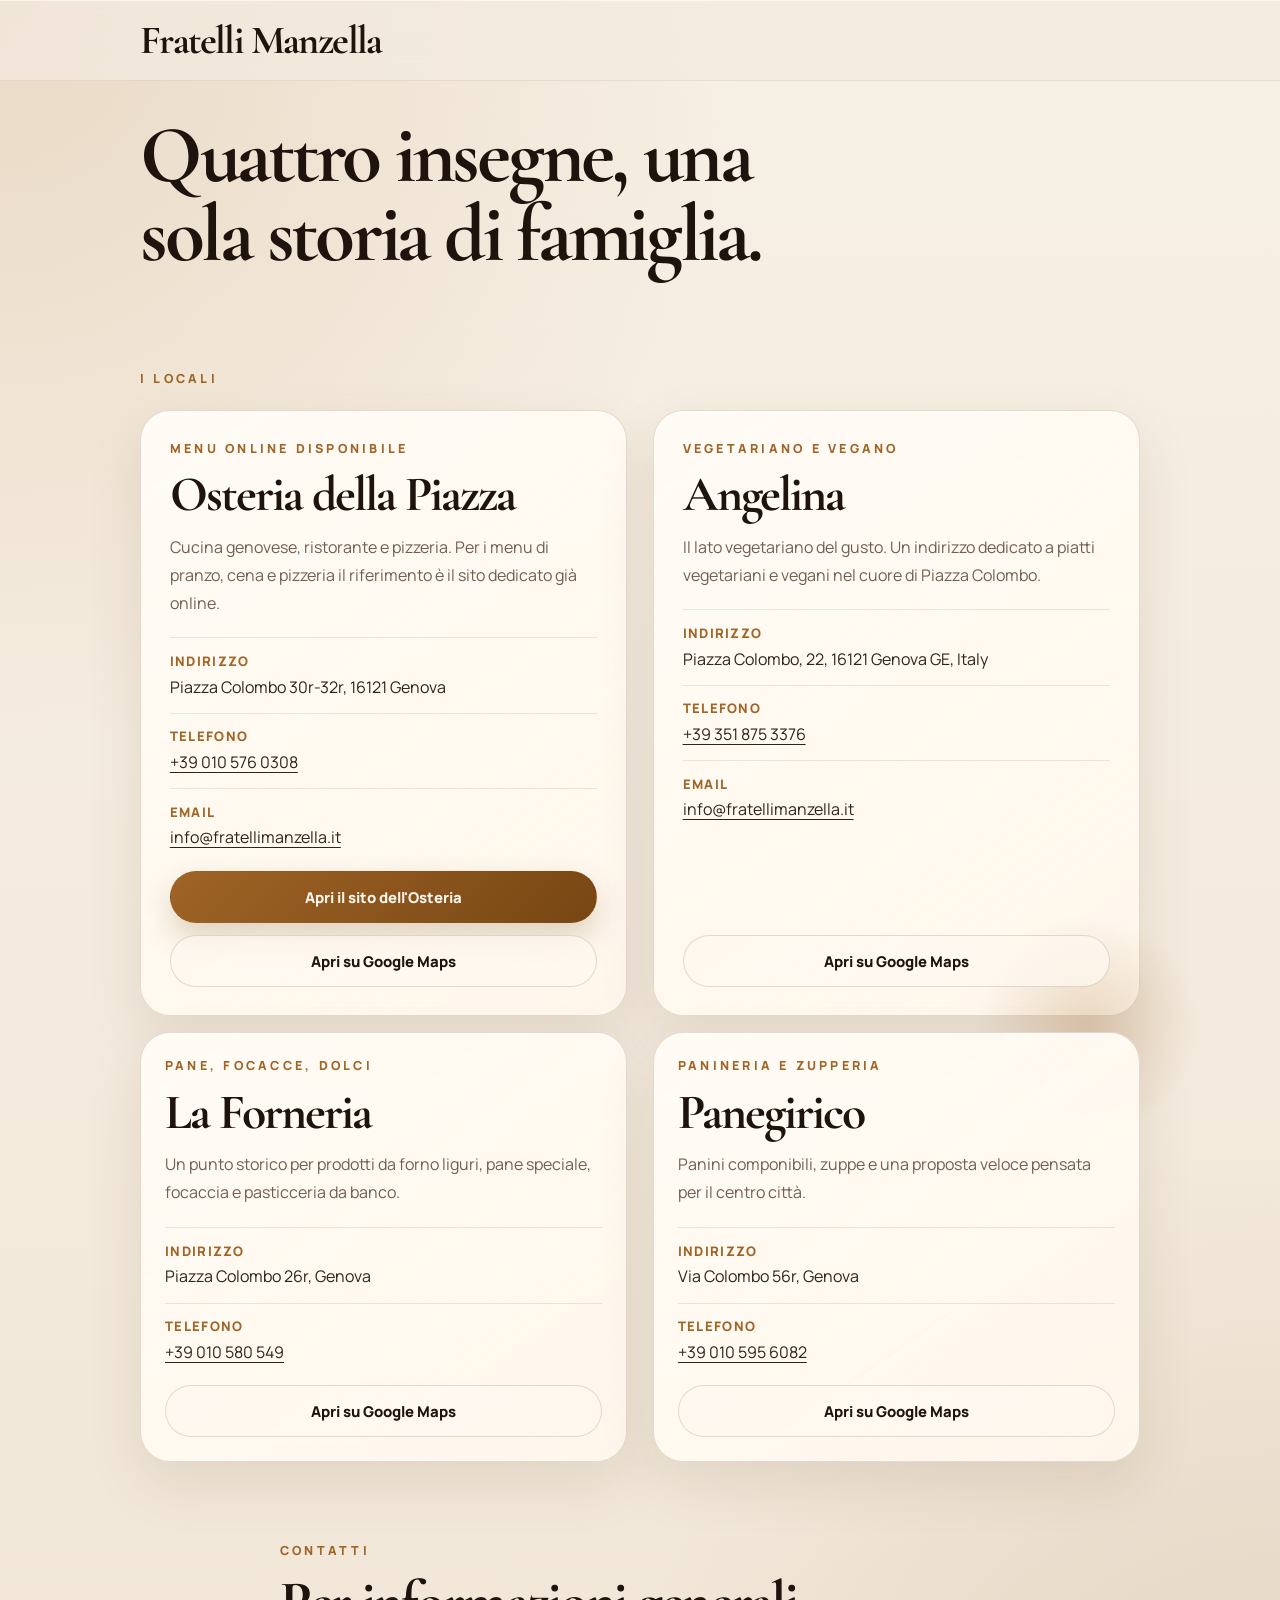
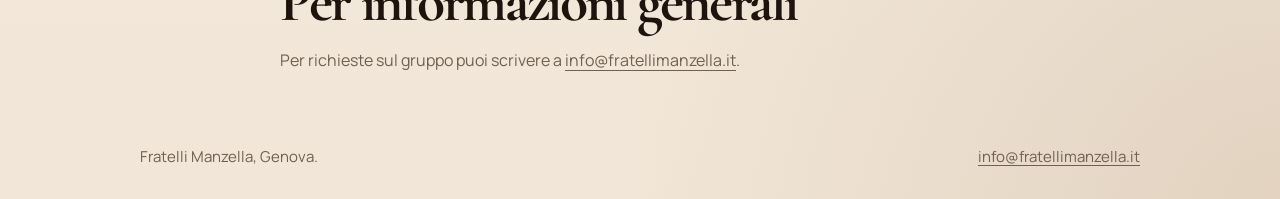
<file: index.html>
<!DOCTYPE html>
<html lang="it">
  <head>
    <meta charset="utf-8" />
    <meta name="viewport" content="width=device-width, initial-scale=1" />
    <title>Fratelli Manzella | Genova</title>
    <meta
      name="description"
      content="Fratelli Manzella riunisce La Forneria, Osteria della Piazza, Panegirico e Angelina nel cuore di Genova."
    />
    <meta
      name="keywords"
      content="Fratelli Manzella, Genova, Osteria della Piazza, Angelina, La Forneria, Panegirico"
    />
    <meta name="robots" content="index,follow" />
    <meta name="theme-color" content="#f3ebdf" />
    <link rel="canonical" href="https://fratellimanzella.it/" />
    <link rel="icon" href="/favicon.svg" type="image/svg+xml" />
    <link rel="preconnect" href="https://fonts.googleapis.com" />
    <link rel="preconnect" href="https://fonts.gstatic.com" crossorigin />
    <link
      href="https://fonts.googleapis.com/css2?family=Cormorant+Garamond:wght@500;600;700&family=Manrope:wght@400;500;600;700;800&display=swap"
      rel="stylesheet"
    />
    <meta property="og:title" content="Fratelli Manzella | Genova" />
    <meta
      property="og:description"
      content="Quattro insegne nel cuore di Genova: La Forneria, Osteria della Piazza, Panegirico e Angelina."
    />
    <meta property="og:type" content="website" />
    <meta property="og:url" content="https://fratellimanzella.it/" />
    <meta property="og:image" content="https://fratellimanzella.it/social-preview.svg" />
    <meta property="og:image:type" content="image/svg+xml" />
    <meta name="twitter:card" content="summary_large_image" />
    <meta name="twitter:title" content="Fratelli Manzella | Genova" />
    <meta
      name="twitter:description"
      content="Quattro insegne nel cuore di Genova: La Forneria, Osteria della Piazza, Panegirico e Angelina."
    />
    <meta name="twitter:image" content="https://fratellimanzella.it/social-preview.svg" />
    <link rel="stylesheet" href="/styles.css" />
    <script type="application/ld+json">
      {
        "@context": "https://schema.org",
        "@type": "Organization",
        "name": "Fratelli Manzella",
        "url": "https://fratellimanzella.it/",
        "email": "info@fratellimanzella.it",
        "vatID": "IT02999100106",
        "department": [
          {
            "@type": "Bakery",
            "name": "La Forneria",
            "hasMap": "https://www.google.com/maps/search/?api=1&query=La+Forneria+Genova%2C+Piazza+Colombo+26r%2C+16121+Genova+GE",
            "telephone": "+39010580549",
            "email": "info@fratellimanzella.it",
            "address": {
              "@type": "PostalAddress",
              "streetAddress": "Piazza Colombo 26r",
              "addressLocality": "Genova",
              "addressCountry": "IT"
            }
          },
          {
            "@type": "Restaurant",
            "name": "Osteria della Piazza",
            "url": "https://osteria.fratellimanzella.it/",
            "hasMap": "https://www.google.com/maps/search/?api=1&query=Osteria+della+Piazza%2C+Piazza+Colombo+30r%2C+16121+Genova+GE",
            "telephone": "+390105760308",
            "email": "info@fratellimanzella.it",
            "servesCuisine": ["Ligure", "Pizza", "Italiana"],
            "address": {
              "@type": "PostalAddress",
              "streetAddress": "Piazza Colombo 30r-32r",
              "addressLocality": "Genova",
              "postalCode": "16121",
              "addressCountry": "IT"
            }
          },
          {
            "@type": "Restaurant",
            "name": "Panegirico",
            "hasMap": "https://www.google.com/maps/search/?api=1&query=Panegirico%2C+Via+Colombo+56r%2C+16100+Genova+GE",
            "telephone": "+390105956082",
            "email": "info@fratellimanzella.it",
            "servesCuisine": ["Panini", "Zuppe"],
            "address": {
              "@type": "PostalAddress",
              "streetAddress": "Via Colombo 56r",
              "addressLocality": "Genova",
              "addressCountry": "IT"
            }
          },
          {
            "@type": "Restaurant",
            "name": "Angelina",
            "hasMap": "https://www.google.com/maps/search/?api=1&query=Angelina+punto+vegano+e+vegetariano%2C+Piazza+Colombo+22%2C+16121+Genova+GE",
            "telephone": "+393518753376",
            "email": "info@fratellimanzella.it",
            "servesCuisine": ["Vegetariana", "Vegana"],
            "address": {
              "@type": "PostalAddress",
              "streetAddress": "Piazza Colombo 22",
              "addressLocality": "Genova",
              "postalCode": "16121",
              "addressRegion": "GE",
              "addressCountry": "IT"
            }
          }
        ]
      }
    </script>
  </head>
  <body>
    <div class="page-shell">
      <header class="site-header">
        <div class="container topbar">
          <a class="brand" href="/">Fratelli Manzella</a>
        </div>
      </header>

      <main id="contenuto">
        <section class="hero">
          <div class="container hero-grid">
            <div class="hero-copy">
              <h1>Quattro insegne, una sola storia di famiglia.</h1>
            </div>
          </div>
        </section>

        <section class="locali-section" id="locali">
          <div class="container">
            <div class="section-heading">
              <p class="eyebrow">I locali</p>
            </div>

            <div class="featured-grid">
              <article class="card card-featured">
                <p class="card-tag">Menu online disponibile</p>
                <h3>Osteria della Piazza</h3>
                <p class="card-copy">
                  Cucina genovese, ristorante e pizzeria. Per i menu di pranzo,
                  cena e pizzeria il riferimento è il sito dedicato già online.
                </p>
                <dl class="details">
                  <div>
                    <dt>Indirizzo</dt>
                    <dd>Piazza Colombo 30r-32r, 16121 Genova</dd>
                  </div>
                  <div>
                    <dt>Telefono</dt>
                    <dd><a href="tel:+390105760308">+39 010 576 0308</a></dd>
                  </div>
                  <div>
                    <dt>Email</dt>
                    <dd><a href="mailto:info@fratellimanzella.it">info@fratellimanzella.it</a></dd>
                  </div>
                </dl>
                <div class="card-actions">
                  <a class="button button-primary" href="https://osteria.fratellimanzella.it/">
                    Apri il sito dell'Osteria
                  </a>
                  <a
                    class="button button-secondary"
                    href="https://www.google.com/maps/search/?api=1&amp;query=Osteria+della+Piazza%2C+Piazza+Colombo+30r%2C+16121+Genova+GE"
                    target="_blank"
                    rel="noopener"
                  >
                    Apri su Google Maps
                  </a>
                </div>
              </article>

              <article class="card card-featured accent-card">
                <p class="card-tag">Vegetariano e vegano</p>
                <h3>Angelina</h3>
                <p class="card-copy">
                  Il lato vegetariano del gusto. Un indirizzo dedicato a piatti
                  vegetariani e vegani nel cuore di Piazza Colombo.
                </p>
                <dl class="details">
                  <div>
                    <dt>Indirizzo</dt>
                    <dd>Piazza Colombo, 22, 16121 Genova GE, Italy</dd>
                  </div>
                  <div>
                    <dt>Telefono</dt>
                    <dd><a href="tel:+393518753376">+39 351 875 3376</a></dd>
                  </div>
                  <div>
                    <dt>Email</dt>
                    <dd><a href="mailto:info@fratellimanzella.it">info@fratellimanzella.it</a></dd>
                  </div>
                </dl>
                <div class="card-actions">
                  <a
                    class="button button-secondary"
                    href="https://www.google.com/maps/search/?api=1&amp;query=Angelina+punto+vegano+e+vegetariano%2C+Piazza+Colombo+22%2C+16121+Genova+GE"
                    target="_blank"
                    rel="noopener"
                  >
                    Apri su Google Maps
                  </a>
                </div>
              </article>
            </div>

            <div class="compact-grid">
              <article class="card">
                <p class="card-tag">Pane, focacce, dolci</p>
                <h3>La Forneria</h3>
                <p class="card-copy">
                  Un punto storico per prodotti da forno liguri, pane speciale,
                  focaccia e pasticceria da banco.
                </p>
                <dl class="details">
                  <div>
                    <dt>Indirizzo</dt>
                    <dd>Piazza Colombo 26r, Genova</dd>
                  </div>
                  <div>
                    <dt>Telefono</dt>
                    <dd><a href="tel:+39010580549">+39 010 580 549</a></dd>
                  </div>
                </dl>
                <div class="card-actions">
                  <a
                    class="button button-secondary"
                    href="https://www.google.com/maps/search/?api=1&amp;query=La+Forneria+Genova%2C+Piazza+Colombo+26r%2C+16121+Genova+GE"
                    target="_blank"
                    rel="noopener"
                  >
                    Apri su Google Maps
                  </a>
                </div>
              </article>

              <article class="card">
                <p class="card-tag">Panineria e zupperia</p>
                <h3>Panegirico</h3>
                <p class="card-copy">
                  Panini componibili, zuppe e una proposta veloce pensata per
                  il centro città.
                </p>
                <dl class="details">
                  <div>
                    <dt>Indirizzo</dt>
                    <dd>Via Colombo 56r, Genova</dd>
                  </div>
                  <div>
                    <dt>Telefono</dt>
                    <dd><a href="tel:+390105956082">+39 010 595 6082</a></dd>
                  </div>
                </dl>
                <div class="card-actions">
                  <a
                    class="button button-secondary"
                    href="https://www.google.com/maps/search/?api=1&amp;query=Panegirico%2C+Via+Colombo+56r%2C+16100+Genova+GE"
                    target="_blank"
                    rel="noopener"
                  >
                    Apri su Google Maps
                  </a>
                </div>
              </article>
            </div>
          </div>
        </section>

        <section class="contact-section" id="contatti">
          <div class="container contact-grid">
            <div>
              <p class="eyebrow">Contatti</p>
              <h2>Per informazioni generali</h2>
              <p class="contact-copy">
                Per richieste sul gruppo puoi scrivere a
                <a href="mailto:info@fratellimanzella.it">info@fratellimanzella.it</a>.
              </p>
            </div>
          </div>
        </section>
      </main>

      <footer class="site-footer">
        <div class="container footer-row">
          <p>Fratelli Manzella, Genova.</p>
          <p><a href="mailto:info@fratellimanzella.it">info@fratellimanzella.it</a></p>
        </div>
      </footer>
    </div>
  </body>
</html>
</file>
<file: styles.css>
:root {
  --bg: #f3ebdf;
  --surface: rgba(255, 250, 243, 0.82);
  --surface-strong: #fff9f0;
  --text: #2d241c;
  --heading: #1e140d;
  --muted: #705f52;
  --accent: #9f6426;
  --accent-deep: #774613;
  --border: rgba(80, 50, 27, 0.16);
  --shadow: 0 22px 56px rgba(83, 49, 16, 0.1);
  --shadow-hover: 0 28px 68px rgba(83, 49, 16, 0.15);
  --radius-lg: 30px;
  --radius-md: 20px;
  --radius-sm: 14px;
}

*,
*::before,
*::after {
  box-sizing: border-box;
}

html {
  scroll-behavior: smooth;
  overflow-x: hidden;
  overflow-x: clip;
}

body {
  margin: 0;
  width: 100%;
  min-height: 100dvh;
  font-family: "Manrope", sans-serif;
  color: var(--text);
  background:
    radial-gradient(circle at top left, rgba(166, 101, 35, 0.16), transparent 34%),
    radial-gradient(circle at bottom right, rgba(120, 72, 25, 0.12), transparent 30%),
    linear-gradient(180deg, #f7f0e5 0%, #f1e6d7 100%);
  isolation: isolate;
  overflow-x: hidden;
  overflow-x: clip;
}

body::before {
  content: "";
  position: fixed;
  inset: 0;
  pointer-events: none;
  opacity: 0.32;
  background-image:
    radial-gradient(rgba(78, 49, 25, 0.08) 0.7px, transparent 0.7px),
    radial-gradient(rgba(78, 49, 25, 0.05) 0.7px, transparent 0.7px);
  background-size: 22px 22px, 26px 26px;
  background-position: 0 0, 11px 13px;
}

a {
  color: inherit;
  text-decoration: none;
}

img {
  display: block;
  max-width: 100%;
}

.page-shell {
  position: relative;
  max-width: 100vw;
  overflow-x: hidden;
  overflow-x: clip;
}

.container {
  width: min(1000px, calc(100% - 4rem));
  max-width: 100%;
  margin: 0 auto;
}

.site-header {
  position: sticky;
  top: 0;
  z-index: 10;
  backdrop-filter: blur(16px);
  background: rgba(243, 235, 223, 0.72);
  border-bottom: 1px solid rgba(70, 45, 25, 0.08);
  box-shadow: 0 1px 0 rgba(255, 250, 243, 0.72) inset;
}

.topbar {
  display: flex;
  align-items: center;
  justify-content: space-between;
  gap: 1rem;
  padding: 1rem 0;
}

.brand {
  font-family: "Cormorant Garamond", serif;
  font-size: clamp(1.75rem, 4vw, 2.5rem);
  font-weight: 700;
  letter-spacing: -0.04em;
  color: var(--heading);
}

.button {
  transition:
    transform 0.24s ease,
    background-color 0.24s ease,
    color 0.24s ease,
    border-color 0.24s ease,
    box-shadow 0.24s ease;
}

.hero {
  padding: 2.2rem 0 4rem;
}

.card,
.not-found {
  position: relative;
  min-width: 0;
  border: 1px solid var(--border);
  background:
    linear-gradient(145deg, rgba(255, 251, 245, 0.92), rgba(255, 246, 234, 0.72)),
    var(--surface);
  border-radius: var(--radius-lg);
  backdrop-filter: blur(14px);
  box-shadow:
    var(--shadow),
    inset 0 1px 0 rgba(255, 255, 255, 0.64);
}

.accent-card::after {
  content: "";
  position: absolute;
  inset: auto -12% -20% auto;
  width: 220px;
  height: 220px;
  border-radius: 50%;
  background: radial-gradient(circle, rgba(159, 100, 38, 0.22), transparent 72%);
  pointer-events: none;
}

.accent-card > * {
  position: relative;
  z-index: 1;
}

.eyebrow,
.card-tag {
  margin: 0 0 0.9rem;
  font-size: 0.78rem;
  font-weight: 800;
  letter-spacing: 0.26em;
  text-transform: uppercase;
  color: var(--accent);
}

.hero h1,
.card h3,
.contact-section h2,
.not-found h1 {
  margin: 0;
  font-family: "Cormorant Garamond", serif;
  color: var(--heading);
  letter-spacing: -0.04em;
  text-wrap: balance;
}

.hero h1 {
  width: 100%;
  font-size: clamp(4.4rem, 6.4vw, 5.1rem);
  line-height: 0.97;
}

.card-copy,
.contact-copy,
.not-found p {
  max-width: 62ch;
  line-height: 1.75;
  color: var(--muted);
}

.card-actions,
.footer-row {
  display: flex;
  flex-wrap: wrap;
  gap: 0.75rem;
  min-width: 0;
}

.button {
  display: inline-flex;
  align-items: center;
  justify-content: center;
  min-width: 0;
  max-width: 100%;
  min-height: 3.25rem;
  padding: 0.85rem 1.2rem;
  border: 1px solid var(--border);
  border-radius: 999px;
  font-size: 0.93rem;
  font-weight: 800;
  text-align: center;
  white-space: normal;
}

.card-actions .button {
  flex: 1 1 14rem;
}

.button:hover,
.button:focus-visible {
  transform: translateY(-1px);
}

.button:active {
  transform: translateY(1px) scale(0.99);
}

.button-primary {
  color: #fff7ee;
  background: linear-gradient(135deg, var(--accent) 0%, var(--accent-deep) 100%);
  border-color: transparent;
  box-shadow: 0 14px 30px rgba(119, 70, 19, 0.22);
}

.button-primary:hover,
.button-primary:focus-visible {
  box-shadow: 0 18px 36px rgba(119, 70, 19, 0.3);
}

.button-secondary {
  background: rgba(255, 249, 240, 0.72);
  color: var(--heading);
}

.details dt {
  display: block;
  margin-bottom: 0.35rem;
  font-size: 0.82rem;
  font-weight: 800;
  letter-spacing: 0.1em;
  text-transform: uppercase;
  color: var(--accent);
}

.locali-section,
.contact-section {
  padding: 2rem 0 3rem;
}

.section-heading {
  margin-bottom: 1.4rem;
}

.contact-section h2,
.not-found h1 {
  font-size: clamp(2.1rem, 5vw, 3.6rem);
  line-height: 0.98;
}

.featured-grid,
.compact-grid {
  display: grid;
  gap: clamp(1.1rem, 2vw, 1.75rem);
}

.featured-grid {
  grid-template-columns: repeat(2, minmax(0, 1fr));
  margin-bottom: 1rem;
}

.compact-grid {
  grid-template-columns: repeat(2, minmax(0, 1fr));
}

.contact-grid {
  max-width: 720px;
}

.card {
  display: flex;
  flex-direction: column;
  padding: 1.5rem;
  transition:
    transform 0.24s ease,
    box-shadow 0.24s ease,
    border-color 0.24s ease;
}

.card:hover {
  transform: translateY(-3px);
  border-color: rgba(159, 100, 38, 0.22);
  box-shadow:
    var(--shadow-hover),
    inset 0 1px 0 rgba(255, 255, 255, 0.68);
}

.card-featured {
  padding: 1.8rem;
}

.card h3 {
  font-size: clamp(2rem, 4vw, 3.1rem);
  line-height: 0.95;
  margin-bottom: 0.9rem;
}

.card-copy {
  margin: 0 0 1.3rem;
}

.details {
  margin: 0 0 1.4rem;
  display: grid;
  gap: 0.95rem;
}

.details div {
  padding-top: 0.85rem;
  border-top: 1px solid rgba(80, 50, 27, 0.11);
}

.card-actions {
  margin-top: auto;
}

.details dd,
.details a,
.card-copy,
.contact-copy,
.site-footer a {
  overflow-wrap: anywhere;
}

.details dd,
.footer-row p {
  margin: 0;
}

.details a,
.contact-copy a,
.site-footer a {
  text-decoration: underline;
  text-decoration-thickness: 1px;
  text-underline-offset: 0.22em;
}

.site-footer {
  padding: 0 0 2rem;
}

.footer-row {
  justify-content: space-between;
  padding-top: 0.5rem;
  color: var(--muted);
  font-size: 0.94rem;
}

.not-found-body {
  display: grid;
  place-items: center;
  padding: 1.5rem;
}

.not-found {
  width: min(720px, 100%);
  padding: clamp(2rem, 4vw, 3rem);
}

:focus-visible {
  outline: 3px solid rgba(159, 100, 38, 0.28);
  outline-offset: 3px;
}

@media (max-width: 900px) {
  .featured-grid,
  .compact-grid,
  .contact-grid {
    grid-template-columns: 1fr;
  }

  .hero {
    padding: 1.75rem 0 3rem;
  }

  .hero h1 {
    max-width: 12ch;
  }

  .footer-row {
    flex-direction: column;
  }
}

@media (max-width: 640px) {
  .container {
    width: min(100% - 2.5rem, 1120px);
  }

  .topbar {
    padding: 0.7rem 0;
  }

  .brand {
    font-size: clamp(1.9rem, 11vw, 2.45rem);
    line-height: 0.95;
  }

  .hero {
    padding-top: 1.5rem;
  }

  .card,
  .not-found {
    padding: 1.35rem;
  }

  .hero h1 {
    font-size: clamp(2.6rem, 13.5vw, 4.4rem);
  }

  .card,
  .not-found {
    border-radius: 24px;
  }
}

@media (max-width: 420px) {
  .container {
    width: min(100% - 2rem, 1120px);
  }
}
</file>
